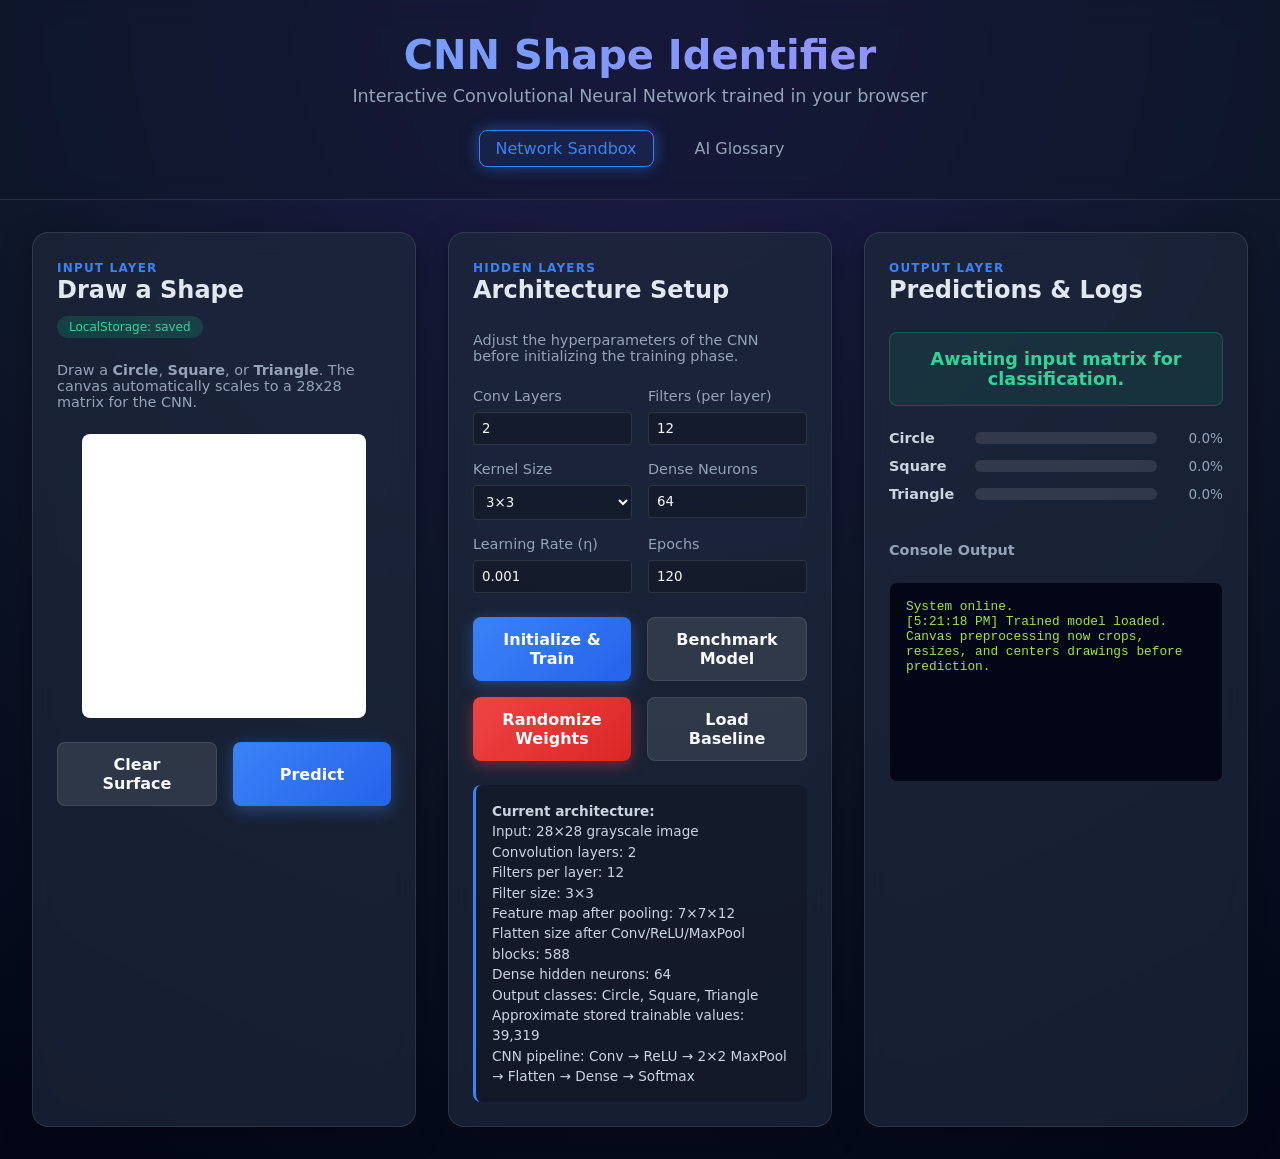
<file: index.html>
<!doctype html>
<html lang="en">
  <head>
    <meta charset="UTF-8" />
    <meta name="viewport" content="width=device-width, initial-scale=1.0" />
    <title>CNN Shape Identifier | Neural Network Visualizer</title>
    <link rel="stylesheet" href="css/app.css" />
  </head>
  <body>
    <header>
      <h1>CNN Shape Identifier</h1>
      <p>Interactive Convolutional Neural Network trained in your browser</p>
      
      <nav class="nav-links" aria-label="Main navigation">
        <a class="active" href="index.html">Network Sandbox</a>
        <a href="dictionary.html">AI Glossary</a>
      </nav>
    </header>

    <main class="page">
      <div class="main-grid">
        <!-- Drawing Panel -->
        <section class="panel draw-panel">
          <div class="panel-title">
            <span class="step-label">Input Layer</span>
            <h2 id="draw-title">Draw a Shape</h2>
            <div id="storageStatus" class="status-pill">LocalStorage: Checking...</div>
          </div>

          <p class="small-note">
            Draw a <strong>Circle</strong>, <strong>Square</strong>, or <strong>Triangle</strong>. 
            The canvas automatically scales to a 28x28 matrix for the CNN.
          </p>

          <canvas
            id="drawingCanvas"
            width="280"
            height="280"
            aria-label="Interactive drawing surface"
          ></canvas>

          <div class="button-row">
            <button id="clearCanvasBtn" type="button" class="secondary">
              Clear Surface
            </button>
            <button id="predictBtn" type="button" class="primary">
              Predict
            </button>
          </div>
        </section>

        <!-- Hyperparameter Panel -->
        <section class="panel controls-panel">
          <div class="panel-title">
            <span class="step-label">Hidden Layers</span>
            <h2 id="controls-title">Architecture Setup</h2>
          </div>

          <p class="small-note">
            Adjust the hyperparameters of the CNN before initializing the training phase.
          </p>

          <div class="control-grid">
            <label>
              <span>Conv Layers</span>
              <input id="convLayersInput" type="number" min="1" max="3" step="1" value="2" />
            </label>

            <label>
              <span>Filters (per layer)</span>
              <input id="filtersInput" type="number" min="2" max="16" step="1" value="12" />
            </label>

            <label>
              <span>Kernel Size</span>
              <select id="filterSizeInput">
                <option value="3" selected>3×3</option>
                <option value="5">5×5</option>
                <option value="7">7×7</option>
              </select>
            </label>

            <label>
              <span>Dense Neurons</span>
              <input id="hiddenInput" type="number" min="4" max="128" step="1" value="64" />
            </label>

            <label>
              <span>Learning Rate (η)</span>
              <input id="learningRateInput" type="number" min="0.0001" max="0.1" step="0.0001" value="0.001" />
            </label>

            <label>
              <span>Epochs</span>
              <input id="epochsInput" type="number" min="1" max="200" step="1" value="120" />
            </label>
          </div>

          <div class="button-grid">
            <button id="trainBtn" type="button" class="primary">Initialize & Train</button>
            <button id="testBtn" type="button" class="secondary">Benchmark Model</button>
            <button id="freshModelBtn" type="button" class="danger">Randomize Weights</button>
            <button id="resetBtn" type="button" class="secondary">Load Baseline</button>
          </div>

          <div id="modelInfo" class="info-box">
            Loading architecture metrics...
          </div>
        </section>

        <!-- Results Panel -->
        <section class="panel results-panel">
          <div class="panel-title">
            <span class="step-label">Output Layer</span>
            <h2 id="results-title">Predictions & Logs</h2>
          </div>

          <div id="predictionResult" class="prediction-box">
            Awaiting input matrix for classification.
          </div>

          <div id="probabilityBars" class="bars"></div>

          <h3 style="color: var(--text-secondary); font-size: 0.9rem; margin-top: 1rem;">Console Output</h3>
          <pre id="trainingLog" class="log">System online.</pre>
        </section>
      </div>
    </main>

    <script src="js/pretrained-model.js"></script>
    <script src="js/cnn.js"></script>
    <script src="js/app.js"></script>
  </body>
</html>
</file>
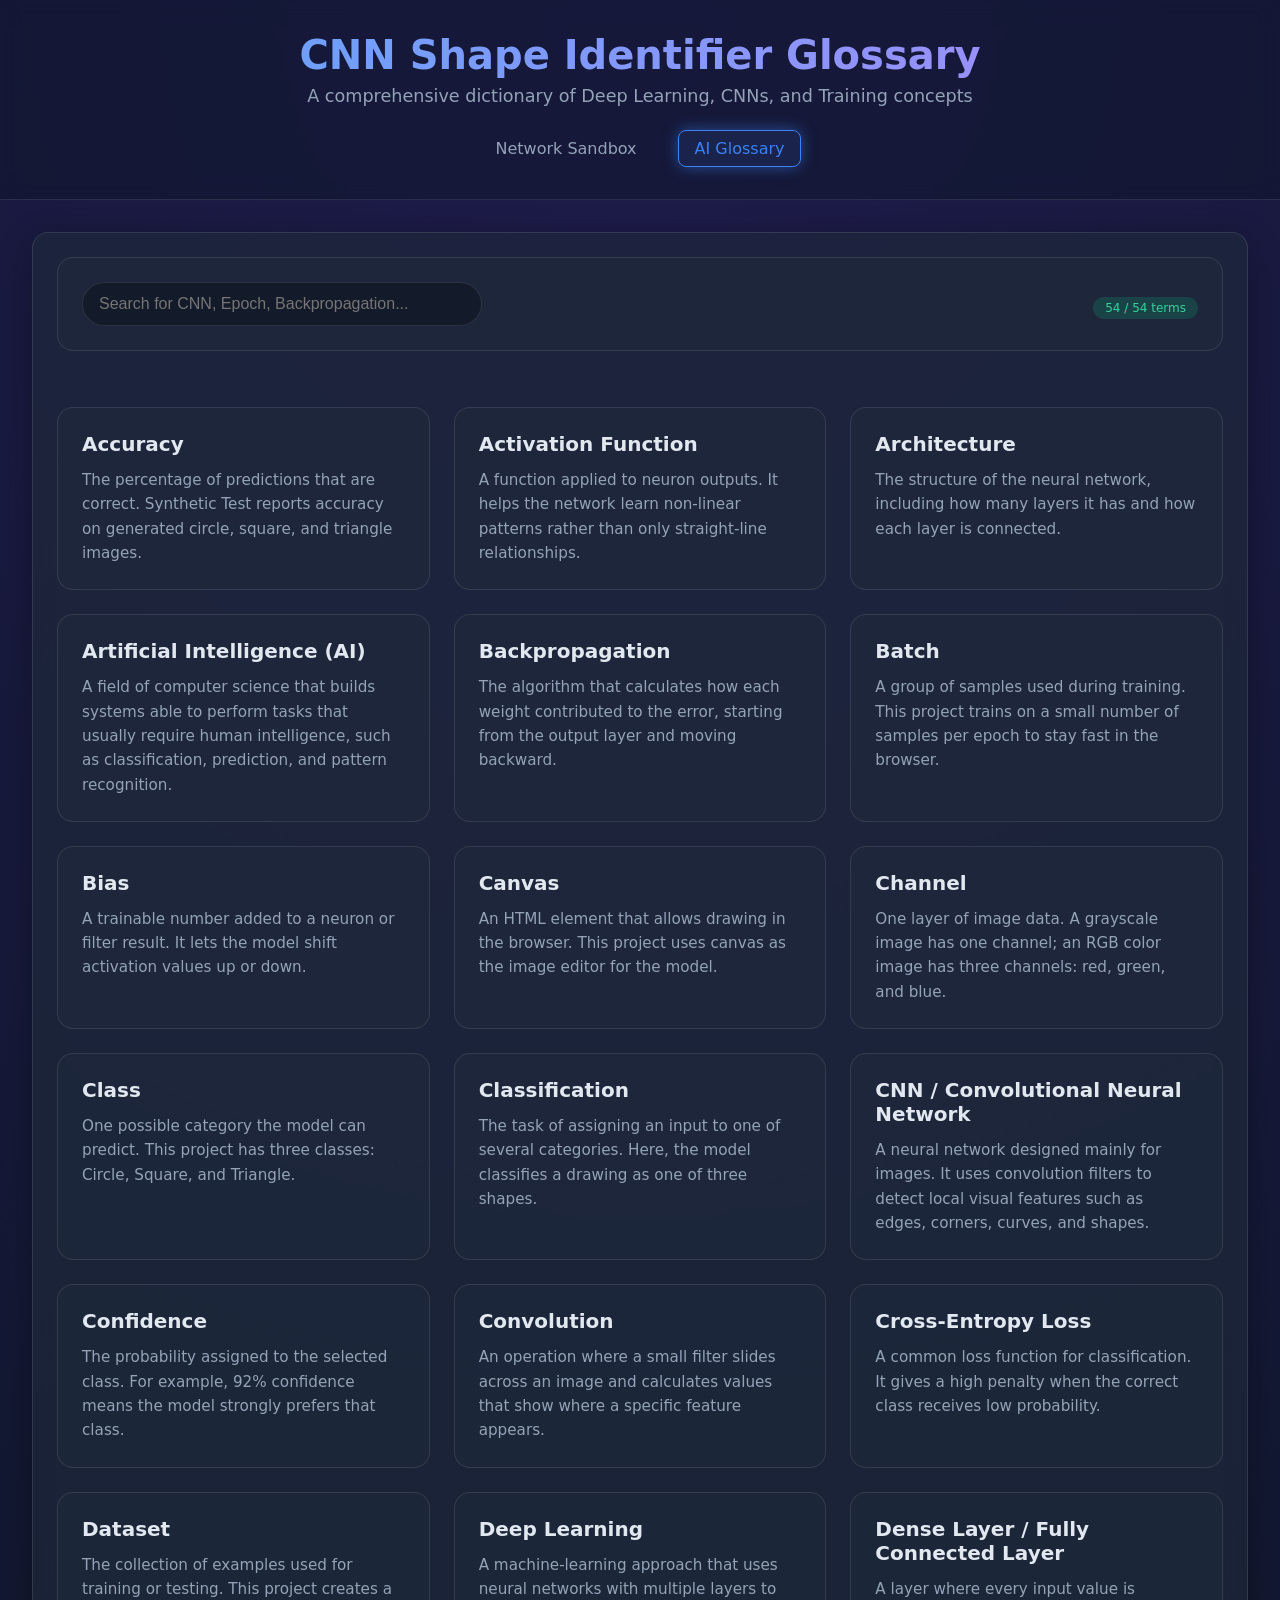
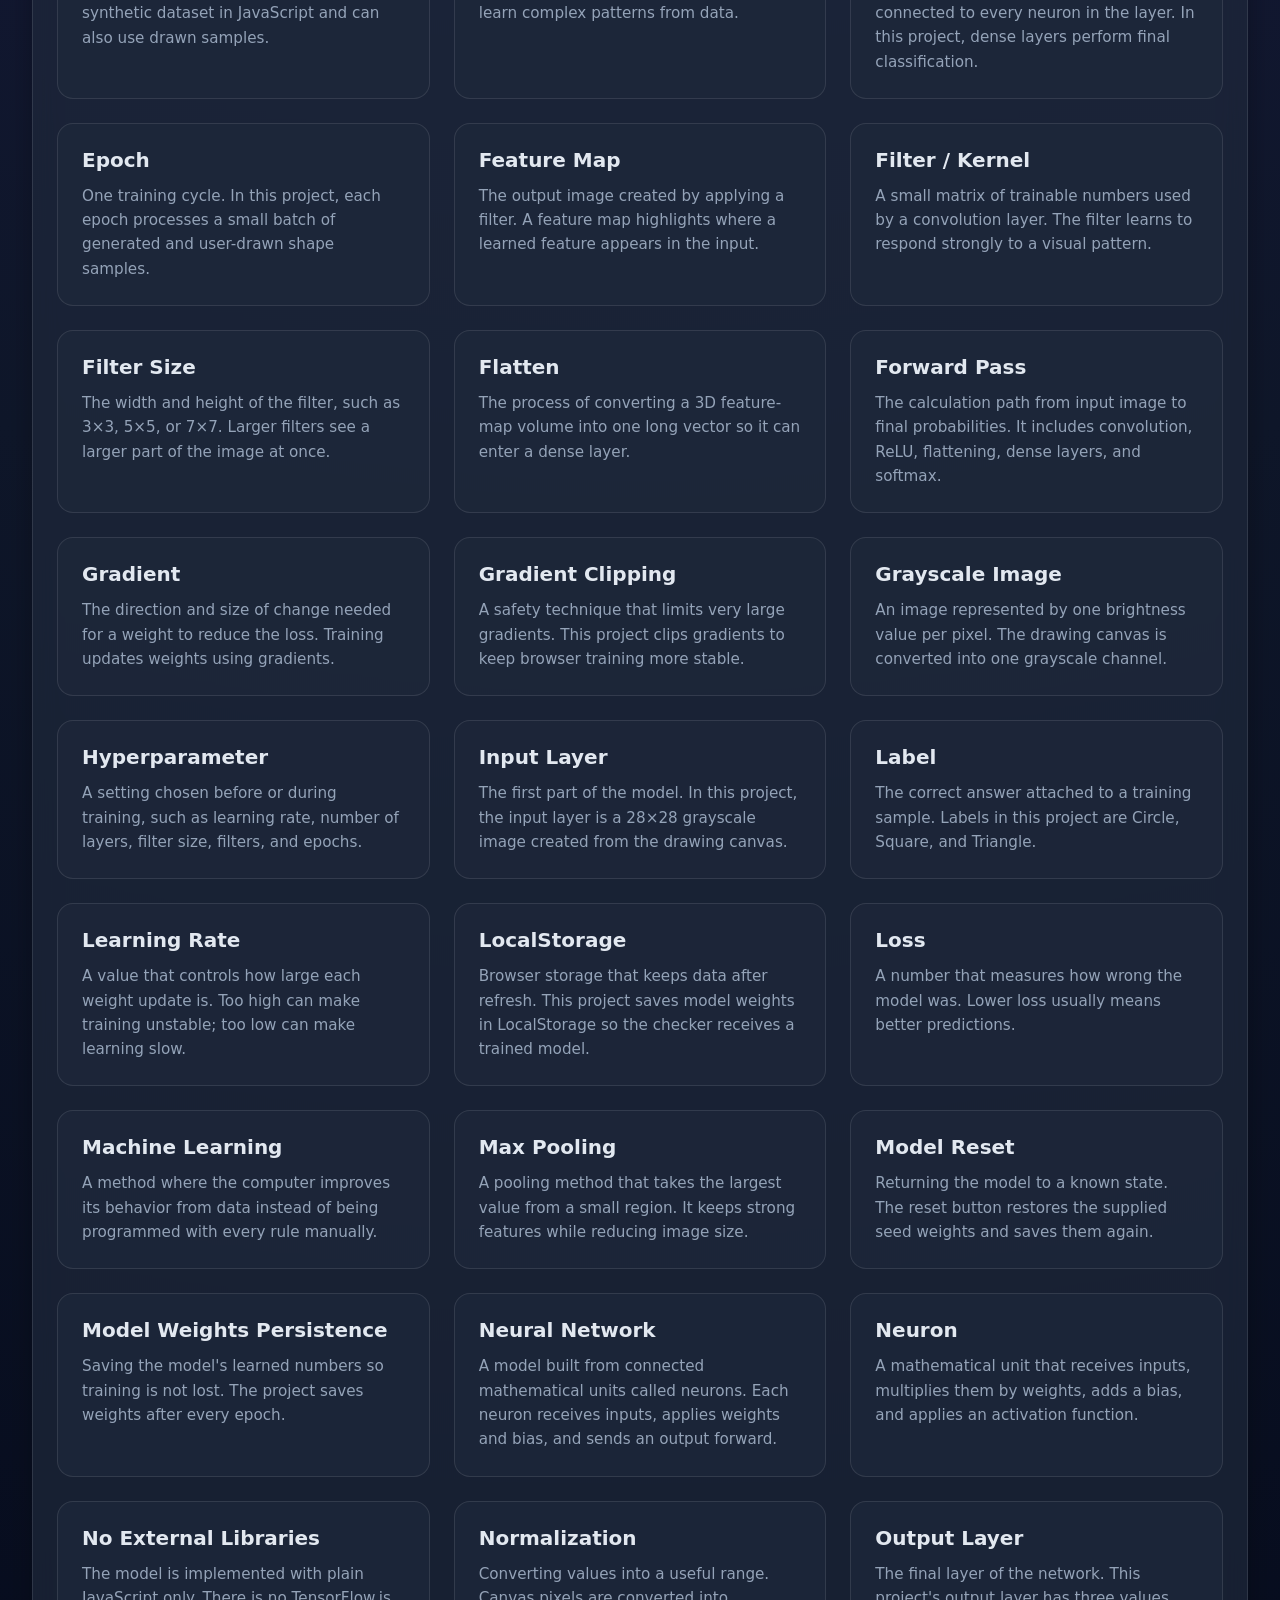
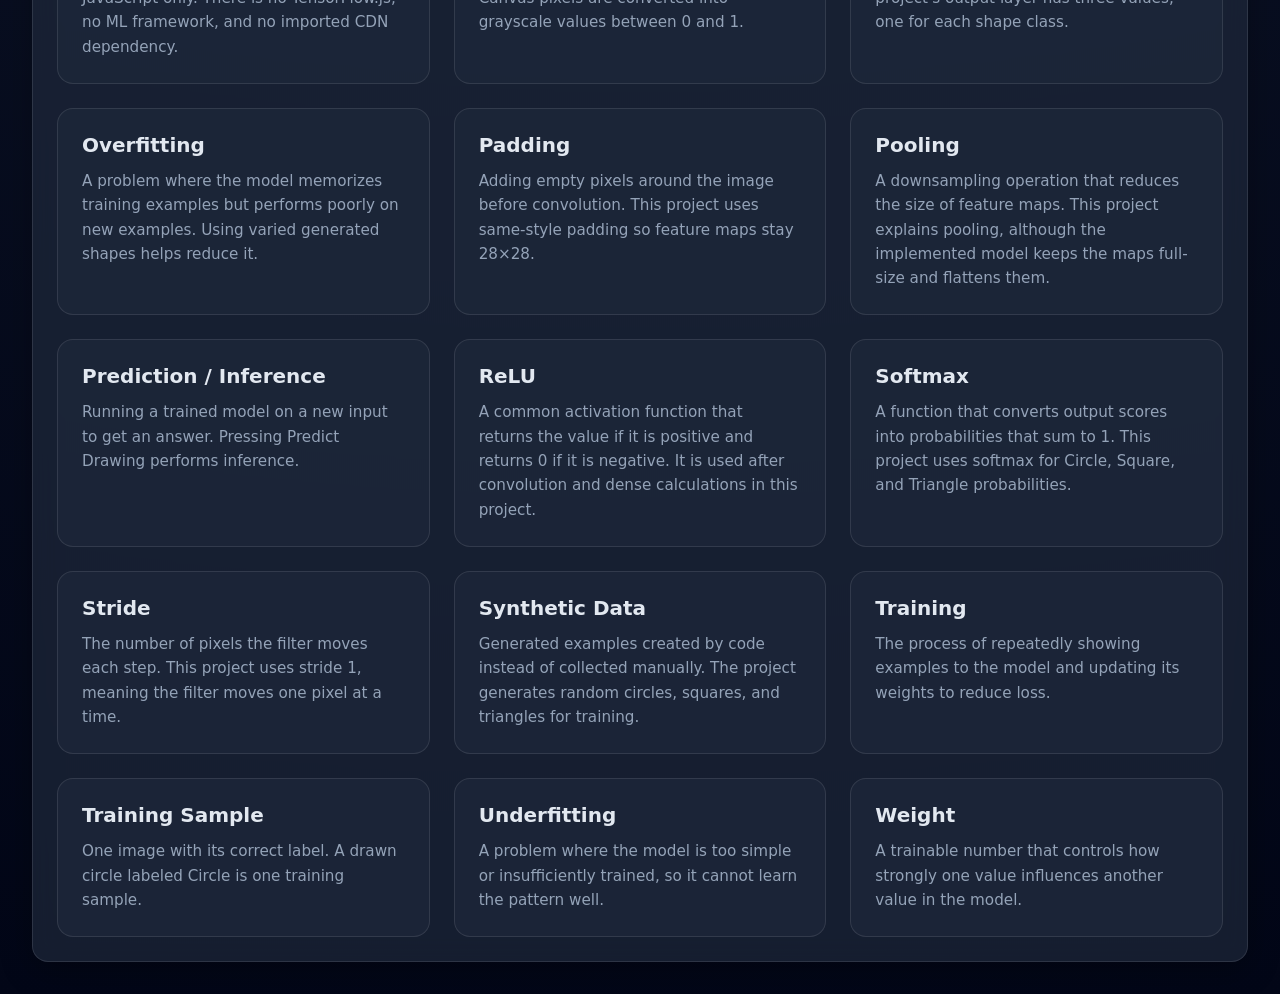
<file: dictionary.html>
<!doctype html>
<html lang="en">
  <head>
    <meta charset="UTF-8" />
    <meta name="viewport" content="width=device-width, initial-scale=1.0" />
    <title>CNN Shape Identifier | AI Glossary</title>
    <link rel="stylesheet" href="css/app.css" />
  </head>
  <body>
    <header>
      <h1>CNN Shape Identifier Glossary</h1>
      <p>A comprehensive dictionary of Deep Learning, CNNs, and Training concepts</p>
      
      <nav class="nav-links" aria-label="Main navigation">
        <a href="index.html">Network Sandbox</a>
        <a class="active" href="dictionary.html">AI Glossary</a>
      </nav>
    </header>

    <main class="page">
      <section class="panel">
        <div class="dictionary-controls">
          <input
            id="searchInput"
            class="search-box"
            type="search"
            placeholder="Search for CNN, Epoch, Backpropagation..."
            aria-label="Search terms"
          />
          <div class="term-count">
            <span id="termCount" class="status-pill">0 terms</span>
          </div>
        </div>

        <div id="dictionaryList" class="dictionary-grid">
          <!-- Terms injected via JS -->
        </div>
      </section>
    </main>

    <script src="js/dictionary.js"></script>
  </body>
</html>
</file>
<file: css/app.css>
:root {
  --bg-color: #0f172a;
  --panel-bg: rgba(30, 41, 59, 0.7);
  --panel-border: rgba(255, 255, 255, 0.1);
  --text-primary: #f8fafc;
  --text-secondary: #94a3b8;
  --accent-color: #3b82f6;
  --accent-glow: rgba(59, 130, 246, 0.5);
  --success-color: #10b981;
  --danger-color: #ef4444;
  --font-family: 'Inter', system-ui, -apple-system, sans-serif;
}

* {
  box-sizing: border-box;
  margin: 0;
  padding: 0;
}

body {
  background-color: var(--bg-color);
  color: var(--text-primary);
  font-family: var(--font-family);
  min-height: 100vh;
  background-image: radial-gradient(circle at 50% 0%, #1e1b4b 0%, #0f172a 50%, #020617 100%);
  display: flex;
  flex-direction: column;
}

header {
  padding: 2rem;
  text-align: center;
  border-bottom: 1px solid var(--panel-border);
  background: rgba(15, 23, 42, 0.5);
  backdrop-filter: blur(10px);
}

header h1 {
  font-size: 2.5rem;
  background: linear-gradient(to right, #60a5fa, #a78bfa);
  -webkit-background-clip: text;
  color: transparent;
  margin-bottom: 0.5rem;
}

header p {
  color: var(--text-secondary);
  font-size: 1.1rem;
}

.nav-links {
  margin-top: 1.5rem;
  display: flex;
  justify-content: center;
  gap: 1.5rem;
}

.nav-links a {
  color: var(--text-secondary);
  text-decoration: none;
  font-weight: 500;
  padding: 0.5rem 1rem;
  border-radius: 0.5rem;
  border: 1px solid transparent;
}

.nav-links a:hover {
  color: var(--text-primary);
  background: rgba(255,255,255,0.05);
}

.nav-links a.active {
  color: var(--accent-color);
  border-color: var(--accent-color);
  background: rgba(59, 130, 246, 0.1);
  box-shadow: 0 0 15px var(--accent-glow);
}

main.page {
  flex: 1;
  padding: 2rem;
  max-width: 1400px;
  margin: 0 auto;
  width: 100%;
}

.main-grid {
  display: grid;
  grid-template-columns: repeat(auto-fit, minmax(350px, 1fr));
  gap: 2rem;
}

.panel {
  background: var(--panel-bg);
  border: 1px solid var(--panel-border);
  border-radius: 1rem;
  padding: 1.5rem;
  backdrop-filter: blur(12px);
  box-shadow: 0 8px 32px rgba(0,0,0,0.3);
  display: flex;
  flex-direction: column;
  gap: 1.5rem;
}

.panel-title h2 {
  font-size: 1.5rem;
  margin-bottom: 0.25rem;
  color: #e2e8f0;
}

.step-label {
  text-transform: uppercase;
  font-size: 0.75rem;
  letter-spacing: 0.1em;
  color: var(--accent-color);
  font-weight: 700;
}

.small-note {
  font-size: 0.9rem;
  color: var(--text-secondary);
}

canvas#drawingCanvas {
  background: white;
  border-radius: 0.5rem;
  box-shadow: inset 0 0 10px rgba(0,0,0,0.1);
  cursor: crosshair;
  align-self: center;
  border: 2px solid transparent;
}
canvas#drawingCanvas:hover {
  border-color: var(--accent-color);
}

.button-row, .button-grid {
  display: flex;
  gap: 1rem;
  flex-wrap: wrap;
}

button {
  padding: 0.75rem 1.25rem;
  border: none;
  border-radius: 0.5rem;
  font-size: 1rem;
  font-weight: 600;
  cursor: pointer;
  font-family: inherit;
  flex: 1;
  text-align: center;
}

button.primary {
  background: linear-gradient(135deg, #3b82f6, #2563eb);
  color: white;
  box-shadow: 0 4px 15px rgba(59, 130, 246, 0.4);
}
button.primary:hover:not(:disabled) {
  box-shadow: 0 6px 20px rgba(59, 130, 246, 0.6);
}

button.secondary {
  background: rgba(255,255,255,0.1);
  color: var(--text-primary);
  border: 1px solid var(--panel-border);
}
button.secondary:hover:not(:disabled) {
  background: rgba(255,255,255,0.2);
}

button.danger {
  background: linear-gradient(135deg, #ef4444, #dc2626);
  color: white;
  box-shadow: 0 4px 15px rgba(239, 68, 68, 0.4);
}
button.danger:hover:not(:disabled) {
  box-shadow: 0 6px 20px rgba(239, 68, 68, 0.6);
}

button:disabled {
  opacity: 0.5;
  cursor: not-allowed;
}

.control-grid {
  display: grid;
  grid-template-columns: 1fr 1fr;
  gap: 1rem;
}

.control-grid label {
  display: flex;
  flex-direction: column;
  font-size: 0.9rem;
  color: var(--text-secondary);
}

.control-grid input, .control-grid select {
  margin-top: 0.5rem;
  background: rgba(0,0,0,0.2);
  border: 1px solid var(--panel-border);
  color: var(--text-primary);
  padding: 0.5rem;
  border-radius: 0.25rem;
  font-family: inherit;
}

.control-grid input:focus, .control-grid select:focus {
  outline: none;
  border-color: var(--accent-color);
}

.info-box {
  background: rgba(0,0,0,0.2);
  border-radius: 0.5rem;
  padding: 1rem;
  font-size: 0.85rem;
  line-height: 1.5;
  color: #cbd5e1;
  border-left: 3px solid var(--accent-color);
}

.prediction-box {
  background: rgba(16, 185, 129, 0.1);
  border: 1px solid rgba(16, 185, 129, 0.3);
  color: #34d399;
  padding: 1rem;
  border-radius: 0.5rem;
  font-weight: bold;
  text-align: center;
  font-size: 1.1rem;
}

.bars {
  display: flex;
  flex-direction: column;
  gap: 0.75rem;
}

.bar-row {
  display: flex;
  align-items: center;
  gap: 1rem;
}

.bar-row strong {
  width: 70px;
  font-size: 0.9rem;
  color: #cbd5e1;
}

.bar-track {
  flex: 1;
  height: 12px;
  background: rgba(255,255,255,0.1);
  border-radius: 6px;
  overflow: hidden;
}

.bar-fill {
  height: 100%;
  background: linear-gradient(90deg, #3b82f6, #a78bfa);
  border-radius: 6px;
}

.bar-row span {
  width: 50px;
  text-align: right;
  font-size: 0.85rem;
  color: var(--text-secondary);
}

.log {
  background: #020617;
  border: 1px solid var(--panel-border);
  border-radius: 0.5rem;
  padding: 1rem;
  font-family: 'Consolas', monospace;
  font-size: 0.8rem;
  color: #a3e635;
  height: 200px;
  overflow-y: auto;
  white-space: pre-wrap;
}

.status-pill {
  display: inline-block;
  padding: 0.25rem 0.75rem;
  background: rgba(16, 185, 129, 0.2);
  color: #34d399;
  border-radius: 999px;
  font-size: 0.75rem;
  margin-top: 0.5rem;
}

/* Dictionary Styles */
.dictionary-controls {
  margin-bottom: 2rem;
  display: flex;
  justify-content: space-between;
  align-items: center;
  background: var(--panel-bg);
  padding: 1.5rem;
  border-radius: 1rem;
  border: 1px solid var(--panel-border);
}

.search-box {
  width: 100%;
  max-width: 400px;
  padding: 0.75rem 1rem;
  border-radius: 2rem;
  border: 1px solid var(--panel-border);
  background: rgba(0,0,0,0.3);
  color: var(--text-primary);
  font-size: 1rem;
}

.search-box:focus {
  outline: none;
  border-color: var(--accent-color);
  box-shadow: 0 0 10px var(--accent-glow);
}

.term-count {
  color: var(--text-secondary);
  font-weight: 500;
}

.dictionary-grid {
  display: grid;
  grid-template-columns: repeat(auto-fill, minmax(300px, 1fr));
  gap: 1.5rem;
}

.term-card {
  background: var(--panel-bg);
  border: 1px solid var(--panel-border);
  border-radius: 1rem;
  padding: 1.5rem;
  position: relative;
  overflow: hidden;
}

.term-card::before {
  content: '';
  position: absolute;
  top: 0;
  left: 0;
  width: 100%;
  height: 4px;
  background: linear-gradient(90deg, #3b82f6, #a78bfa);
  opacity: 0;
}

.term-card:hover {
  box-shadow: 0 10px 30px rgba(0,0,0,0.5);
  border-color: rgba(255,255,255,0.2);
}

.term-card:hover::before {
  opacity: 1;
}

.term-card h3 {
  color: #e2e8f0;
  font-size: 1.25rem;
  margin-bottom: 0.75rem;
}

.term-card p {
  color: var(--text-secondary);
  font-size: 0.95rem;
  line-height: 1.6;
}
</file>
